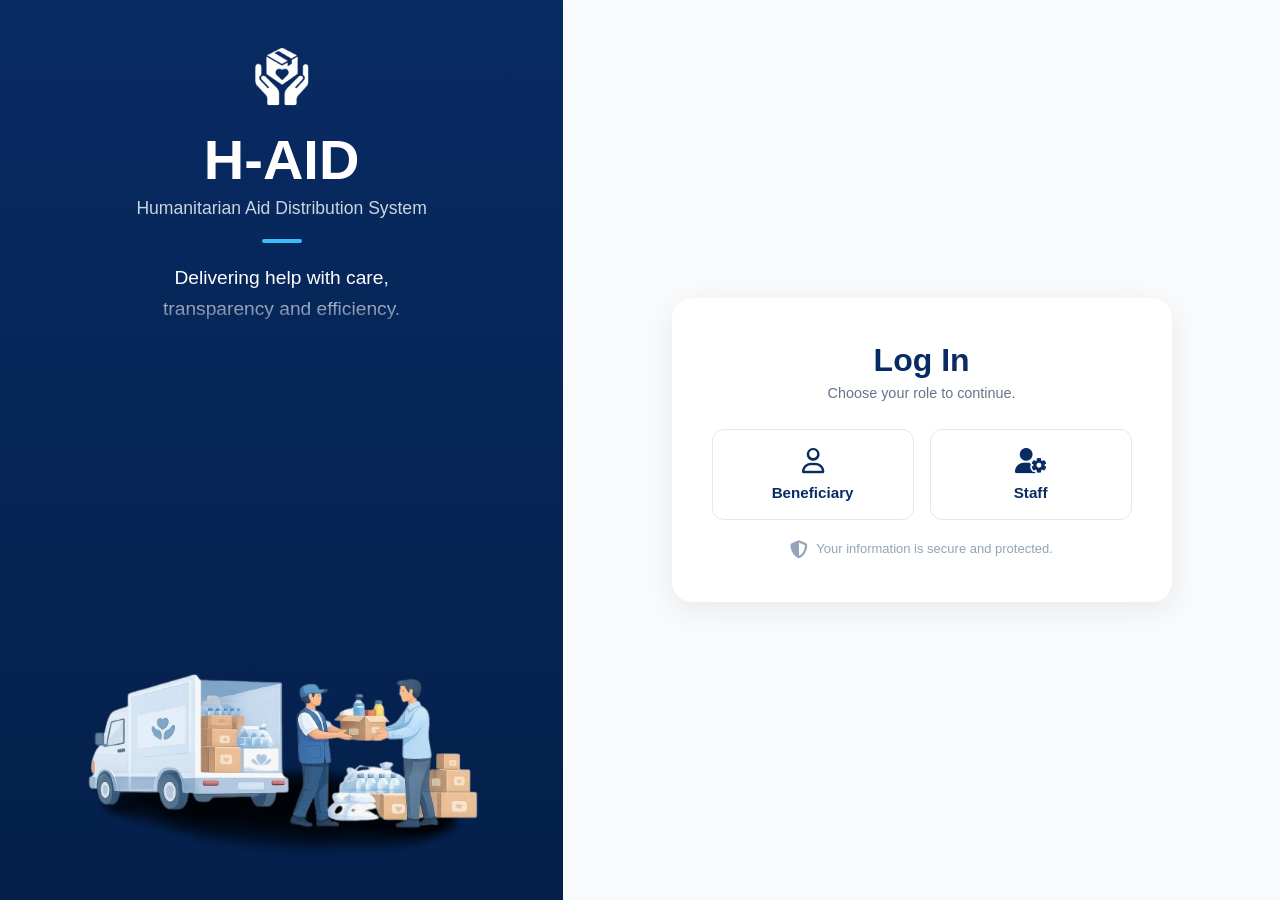
<file: index.html>
<!DOCTYPE html>
<html lang="en">
<head>
    <meta charset="UTF-8">
    <meta name="viewport" content="width=device-width, initial-scale=1.0">
    <meta name="keywords" content="Humanitarian aid, Beneficiary management, Web Applications, Aid Distribution">
    <title>H-AID | Login</title>
    <link rel="stylesheet" href="css/all_min.css">
    <link rel="stylesheet" href="css/login.css">
</head>
<body>
<div class="login-container">
    <!-- Left Side -->
    <div class="left-side">
        <div class="brand-wrapper">
            <div class="logo-container-centered">
                <img src="images/logo.png" alt="H-AID Logo" class="logo">
            </div>
            <h1>H-AID</h1>
            <p class="system-title">Humanitarian Aid Distribution System</p>
            <div class="brand-divider"></div>
            <p class="tagline">Delivering help with care,<br>transparency and efficiency.</p>
        </div>
        <div class="illustration-container">
            <img src="images/login-illustration.png" alt="Aid Illustration" class="illustration">
        </div>
    </div>

    <!-- Right Side -->
    <div class="right-side">
        <div class="login-box">
            <h2>Log In</h2>
            <p class="subtitle">Choose your role to continue.</p>

            <div id="roleChoice" class="role-choice">
                <div class="role-card" id="beneficiaryCard" onclick="selectRole('beneficiary')">
                    <i class="fa-regular fa-user role-icon"></i>
                    <span>Beneficiary</span>
                </div>
                <div class="role-card" id="staffCard" onclick="selectRole('staff')">
                    <i class="fa-solid fa-user-gear role-icon"></i>
                    <span>Staff</span>
                </div>
            </div>

            <div class="or-separator" id="orSeparator" style="display:none;">
                <span>or</span>
            </div>

            <!-- Beneficiary Fields -->
            <div id="beneficiaryFields" class="form-fields">
                <div class="input-with-icon">
                    <i class="fa-regular fa-user field-icon"></i>
                    <input type="text" id="beneficiaryName" placeholder="Full Name">
                </div>
                <div class="input-with-icon">
                    <i class="fa-regular fa-id-card field-icon"></i>
                    <input type="text" id="beneficiaryNationalId" placeholder="National ID (9 digits)" maxlength="9">
                </div>
                <div class="login-hint">
                    <i class="fa-solid fa-circle-info"></i>
                    Your password is your Beneficiary ID (e.g. B-001)
                </div>
            </div>

            <!-- Staff Fields -->
            <div id="staffFields" class="form-fields">
                <div class="input-with-icon">
                    <i class="fa-regular fa-user field-icon"></i>
                    <input type="text" id="staffName" placeholder="Staff Name">
                </div>
                <div class="input-with-icon">
                    <i class="fa-solid fa-lock field-icon"></i>
                    <input type="password" id="staffPassword" placeholder="Password">
                </div>
                <div class="login-hint">
                    <i class="fa-solid fa-circle-info"></i>
                    Demo: Name = <strong>staff</strong> | Password = <strong>staff123</strong>
                </div>
            </div>

            <button id="loginBtn" onclick="login()" style="display:none;">Log In</button>

            <div class="secure-footer">
                <i class="fa-solid fa-shield-halved secure-icon"></i>
                <span>Your information is secure and protected.</span>
            </div>
        </div>
    </div>
</div>

<script src="js/login.js"></script>
</body>
</html>
</file>
<file: css/login.css>
* { margin:0; padding:0; box-sizing:border-box; font-family: Arial, sans-serif; }
body { background:#f4f7fb; min-height:100vh; overflow:hidden; }

.login-container { display:flex; width:100%; height:100vh; }

/* Left */
.left-side {
    width:44%;
    background: linear-gradient(180deg,#082b63 0%,#041f4a 100%);
    color:white;
    padding:40px 50px 0;
    display:flex;
    flex-direction:column;
    justify-content:flex-start;
    overflow:hidden;
}
.brand-wrapper { text-align:center; display:flex; flex-direction:column; align-items:center; margin-bottom:24px; }
.logo-container-centered { display:flex; justify-content:center; margin-bottom:14px; }
.logo { width:110px; height:auto; object-fit:contain; }
.left-side h1 { font-size:3.5rem; font-weight:800; margin-bottom:6px; }
.system-title { font-size:1.1rem; color:#cbd5e1; }
.brand-divider { width:40px; height:4px; background:#38bdf8; margin:20px auto; border-radius:2px; }
.tagline {
    font-size:1.2rem; line-height:1.6;
    background: linear-gradient(180deg,#ffffff 30%,rgba(255,255,255,0.3) 100%);
    background-clip:text; -webkit-background-clip:text; -webkit-text-fill-color:transparent;
}
.illustration-container { width:100%; display:flex; justify-content:center; align-items:flex-end; margin-top:auto; }
.illustration { width:100%; max-width:480px; height:auto; object-fit:contain; }

/* Right */
.right-side {
    width:56%; display:flex; justify-content:center; align-items:center;
    padding:40px; background:#f8fafc;
}
.login-box {
    width:100%; max-width:500px; background:white;
    padding:44px 40px; border-radius:20px;
    box-shadow:0 8px 30px rgba(0,0,0,0.07); text-align:center;
}
.login-box h2 { color:#082b63; font-size:2rem; font-weight:700; margin-bottom:6px; }
.subtitle { color:#64748b; font-size:0.9rem; margin-bottom:28px; }

.role-choice { display:flex; gap:16px; margin-bottom:20px; }
.role-card {
    flex:1; border:1.5px solid #e2e8f0; border-radius:12px;
    padding:18px 12px; cursor:pointer; display:flex; flex-direction:column;
    align-items:center; gap:10px; transition:all 0.25s;
}
.role-card:hover { border-color:#082b63; background:#f8fafc; }
.role-card.active { background:#082b63; border-color:#082b63; }
.role-icon { font-size:1.6rem; color:#082b63; }
.role-card span { font-size:0.95rem; font-weight:600; color:#082b63; }
.role-card.active .role-icon,
.role-card.active span { color:white; }

.or-separator { position:relative; margin:18px 0; text-align:center; }
.or-separator::before { content:""; position:absolute; left:0; top:50%; width:100%; height:1px; background:#e2e8f0; }
.or-separator span { position:relative; z-index:2; background:white; padding:0 18px; color:#94a3b8; font-size:13px; }

.form-fields { display:none; flex-direction:column; gap:14px; margin-bottom:18px; }
.input-with-icon {
    width:100%; height:52px; border:1.5px solid #e2e8f0; border-radius:12px;
    display:flex; align-items:center; padding:0 16px; gap:14px; background:#fff; transition:border-color 0.2s;
}
.input-with-icon:focus-within { border-color:#082b63; }
.field-icon { font-size:18px; color:#94a3b8; }
.input-with-icon input { width:100%; height:100%; border:none; outline:none; font-size:15px; color:#082b63; background:transparent; }
.input-with-icon input::placeholder { color:#94a3b8; }

.login-hint {
    background:#f0f7ff; border:1px solid #bfdbfe; border-radius:8px;
    padding:10px 14px; font-size:13px; color:#1e40af; text-align:left;
    display:flex; align-items:center; gap:8px;
}

#loginBtn {
    display:none; width:100%; height:52px; border:none; border-radius:12px;
    background:#082b63; color:white; font-size:17px; font-weight:700;
    cursor:pointer; margin-top:8px; transition:background 0.2s;
}
#loginBtn:hover { background:#0e3a82; }

.secure-footer { margin-top:20px; display:flex; align-items:center; justify-content:center; gap:8px; color:#94a3b8; font-size:13px; }
.secure-icon { font-size:18px; }
</file>
<file: css/common.css>
* {
    padding: 0;
    margin: 0;
    box-sizing: border-box;
}
 
body {
    background: #f4f6f9;
    min-height: 100vh;
    font-family: Arial, Helvetica, sans-serif;
}
 
/* ============================================================
   LAYOUT
   ============================================================ */
.page-wrapper {
    display: flex;
    min-height: 100vh;
}
 
.main-content {
    flex: 1;
    padding: 30px;
    margin-left: 260px;
}
 
/* ============================================================
   SIDEBAR
   ============================================================ */
.sidebar {
    width: 260px;
    height: 100vh;
    position: fixed;
    top: 0;
    left: 0;
    padding-top: 10px;
    background-color: #082b63;
    display: flex;
    flex-direction: column;
    flex-shrink: 0;
    overflow-y: auto;
    z-index: 100;
}
 
.sidebar .logo {
    display: flex;
    align-items: center;
    padding: 18px 16px 10px;
    border-bottom: 1px solid rgba(255,255,255,0.1);
}
 
.sidebar .logo img {
    height: 72px;
    width: 72px;
    object-fit: contain;
    flex-shrink: 0;
}
 
.sidebar .logo-text {
    color: white;
    margin-left: 8px;
}
 
.sidebar .logo-text h1 {
    font-size: 22px;
    font-weight: 1000;
    letter-spacing: 1px;
}
 
.sidebar .logo-text p {
    font-size: 13px;
    color: #cbd5e1;
    line-height: 1.4;
    margin-top: 2px;
}
 
.sidebar .navbar {
    flex: 1;
    padding: 16px 12px 0;
}
 
.sidebar .menu {
    display: flex;
    flex-direction: column;
    gap: 20px;
    list-style: none;
    padding: 0;
}
 
.sidebar .nav-link {
    color: #ffffff;
    display: flex;
    text-decoration: none;
    align-items: center;
    gap: 14px;
    padding: 14px 16px;
    border-radius: 10px;
    font-size: 15px;
    font-weight: 600;
    transition: all 0.2s;
    width: 100%;
    letter-spacing: 0.2px;
}
 
.sidebar .nav-link i {
    width: 20px;
    text-align: center;
    font-size: 16px;
}
 
.sidebar .nav-link:hover {
    background-color: rgba(255,255,255,0.12);
    color: white;
}
 
.sidebar .nav-link.active {
    background-color: rgba(255,255,255,0.18);
    color: white;
    font-weight: 600;
}
 
.sidebar .logout {
    color: #ffffff;
    display: flex;
    align-items: center;
    gap: 14px;
    padding: 14px 16px;
    margin: 0 12px 16px;
    border-radius: 10px;
    cursor: pointer;
    font-size: 15px;
    font-weight: 600;
    transition: all 0.2s;
    border-top: 1px solid rgba(255,255,255,0.15);
    padding-top: 14px;
    margin-top: 8px;
}
 
.sidebar .logout:hover {
    background-color: rgba(255,255,255,0.12);
    color: white;
}
 
/* ============================================================
   PAGE HEADER
   ============================================================ */
.page-header {
    margin-bottom: 28px;
}
 
.page-header h1 {
    color: #082b63;
    font-size: 30px;
    font-weight: 700;
    margin-bottom: 6px;
}
 
.page-header p {
    color: #64748b;
    font-size: 15px;
}
 
/* ============================================================
   STATS CARDS GRID
   ============================================================ */
.stats-grid {
    display: grid;
    grid-template-columns: repeat(4, 1fr);
    gap: 20px;
    margin-bottom: 28px;
}
 
.stat-card {
    background: white;
    border-radius: 14px;
    box-shadow: 0 2px 10px rgba(0,0,0,0.06);
    border: 1px solid #e5e7eb;
    overflow: hidden;
    transition: transform 0.2s;
}
 
.stat-card:hover {
    transform: translateY(-2px);
}
 
.stat-card-body {
    display: flex;
    align-items: center;
    gap: 16px;
    padding: 22px 20px;
}
 
.stat-icon {
    width: 60px;
    height: 60px;
    border-radius: 50%;
    display: flex;
    align-items: center;
    justify-content: center;
    font-size: 22px;
    flex-shrink: 0;
}
 
.stat-icon.blue   { background: #eff6ff; color: #2563eb; }
.stat-icon.green  { background: #f0fdf4; color: #16a34a; }
.stat-icon.orange { background: #fff7ed; color: #f59e0b; }
.stat-icon.purple { background: #f5f3ff; color: #8b5cf6; }
.stat-icon.cyan   { background: #ecfeff; color: #06b6d4; }
.stat-icon.red    { background: #fef2f2; color: #ef4444; }
 
.stat-info h4 {
    font-size: 13px;
    color: #6b7280;
    margin-bottom: 4px;
    font-weight: 500;
}
 
.stat-info h2 {
    font-size: 30px;
    color: #0f172a;
    font-weight: 700;
    line-height: 1;
    margin-bottom: 3px;
}
 
.stat-info p {
    font-size: 12px;
    color: #9ca3af;
}
 
.stat-card-footer {
    border-top: 1px solid #f1f5f9;
    padding: 10px 20px;
    display: flex;
    justify-content: space-between;
    align-items: center;
}
 
.stat-card-footer a {
    text-decoration: none;
    font-size: 13px;
    font-weight: 500;
}
 
.stat-card-footer a.blue, .stat-card-footer i.blue { color: #2563eb; }
.stat-card-footer a.green, .stat-card-footer i.green { color: #16a34a; }
.stat-card-footer a.orange, .stat-card-footer i.orange { color: #f59e0b; }
.stat-card-footer a.purple, .stat-card-footer i.purple { color: #8b5cf6; }
.stat-card-footer a.cyan, .stat-card-footer i.cyan { color: #06b6d4; }
 
/* ============================================================
   CONTENT CARD / PANEL
   ============================================================ */
.content-card {
    background: white;
    border-radius: 14px;
    box-shadow: 0 2px 10px rgba(0,0,0,0.05);
    border: 1px solid #e5e7eb;
    padding: 24px;
    margin-bottom: 24px;
}
 
.content-card-header {
    display: flex;
    justify-content: space-between;
    align-items: center;
    margin-bottom: 20px;
    flex-wrap: wrap;
    gap: 12px;
}
 
.content-card-header h2 {
    font-size: 18px;
    color: #082b63;
    font-weight: 600;
}
 
/* ============================================================
   TABLE
   ============================================================ */
.data-table {
    width: 100%;
    border-collapse: collapse;
}
 
.data-table thead th {
    background: #f8fafc;
    padding: 13px 14px;
    text-align: left;
    font-size: 13px;
    font-weight: 600;
    color: #374151;
    border-bottom: 1px solid #e5e7eb;
}
 
.data-table tbody td {
    padding: 13px 14px;
    font-size: 14px;
    color: #374151;
    border-bottom: 1px solid #f1f5f9;
}
 
.data-table tbody tr:hover {
    background: #fafafa;
}
 
.data-table tbody tr:last-child td {
    border-bottom: none;
}
 
/* ============================================================
   BUTTONS
   ============================================================ */
.btn-primary {
    background: #2563eb;
    color: white;
    border: none;
    padding: 10px 18px;
    border-radius: 8px;
    font-size: 14px;
    font-weight: 500;
    cursor: pointer;
    display: inline-flex;
    align-items: center;
    gap: 7px;
    transition: background 0.2s;
}
 
.btn-primary:hover { background: #1d4ed8; }
 
.btn-secondary {
    background: #f3f4f6;
    color: #374151;
    border: 1px solid #e5e7eb;
    padding: 10px 18px;
    border-radius: 8px;
    font-size: 14px;
    cursor: pointer;
    transition: background 0.2s;
}
 
.btn-secondary:hover { background: #e5e7eb; }
 
.btn-danger {
    background: #fef2f2;
    color: #dc2626;
    border: none;
    padding: 7px 10px;
    border-radius: 7px;
    font-size: 13px;
    cursor: pointer;
    transition: background 0.2s;
}
 
.btn-danger:hover { background: #fee2e2; }
 
.btn-edit {
    background: #eff6ff;
    color: #2563eb;
    border: none;
    padding: 7px 10px;
    border-radius: 7px;
    font-size: 13px;
    cursor: pointer;
    transition: background 0.2s;
    margin-right: 6px;
}
 
.btn-edit:hover { background: #dbeafe; }
 
/* ============================================================
   SEARCH INPUT
   ============================================================ */
.search-input {
    padding: 9px 14px;
    border: 1px solid #e2e8f0;
    border-radius: 8px;
    font-size: 14px;
    outline: none;
    width: 260px;
    transition: border-color 0.2s;
}
 
.search-input:focus { border-color: #2563eb; }
 
/* ============================================================
   BADGES / STATUS
   ============================================================ */
.badge {
    padding: 4px 12px;
    border-radius: 20px;
    font-size: 12px;
    font-weight: 600;
    display: inline-block;
}
 
.badge-active    { background: #dcfce7; color: #16a34a; }
.badge-pending   { background: #fef3c7; color: #d97706; }
.badge-inactive  { background: #fee2e2; color: #dc2626; }
.badge-completed { background: #dcfce7; color: #16a34a; }
.badge-high      { background: #fee2e2; color: #dc2626; }
.badge-medium    { background: #fef3c7; color: #d97706; }
.badge-low       { background: #dcfce7; color: #16a34a; }
.badge-available { background: #dcfce7; color: #16a34a; }
.badge-low-stock { background: #fff7ed; color: #f59e0b; }
 
/* ============================================================
   MODAL
   ============================================================ */
.modal-overlay {
    display: none;
    position: fixed;
    inset: 0;
    background: rgba(0,0,0,0.45);
    z-index: 999;
    justify-content: center;
    align-items: center;
}
 
.modal-overlay.open {
    display: flex;
}
 
.modal-box {
    background: white;
    border-radius: 14px;
    padding: 28px;
    width: 420px;
    max-width: 95vw;
    box-shadow: 0 20px 60px rgba(0,0,0,0.15);
}
 
.modal-box h3 {
    font-size: 18px;
    color: #082b63;
    margin-bottom: 20px;
    font-weight: 700;
}
 
.form-group {
    margin-bottom: 16px;
}
 
.form-group label {
    display: block;
    font-size: 13px;
    font-weight: 600;
    color: #374151;
    margin-bottom: 6px;
}
 
.form-group input,
.form-group select,
.form-group textarea {
    width: 100%;
    padding: 10px 12px;
    border: 1px solid #d1d5db;
    border-radius: 8px;
    font-size: 14px;
    outline: none;
    transition: border-color 0.2s;
    background: white;
    color: #374151;
}
 
.form-group input:focus,
.form-group select:focus,
.form-group textarea:focus {
    border-color: #2563eb;
    box-shadow: 0 0 0 3px rgba(37,99,235,0.08);
}
 
.modal-footer {
    display: flex;
    justify-content: flex-end;
    gap: 10px;
    margin-top: 22px;
}
 
/* ============================================================
   RESPONSIVE
   ============================================================ */
@media (max-width: 1100px) {
    .stats-grid { grid-template-columns: repeat(2, 1fr); }
}
 
@media (max-width: 768px) {
    .sidebar { display: none; }
    .stats-grid { grid-template-columns: 1fr; }
    .main-content { padding: 16px; }
}
</file>
<file: css/dashboard.css>
/* Dashboard-specific styles */
.dashboard-sections {
    display: grid;
    grid-template-columns: 1fr 1fr;
    gap: 24px;
}

/* Alerts */
.alert-item {
    display: flex;
    justify-content: space-between;
    align-items: center;
    padding: 14px 18px;
    border-radius: 10px;
    margin-bottom: 12px;
}
.alert-item:last-child { margin-bottom: 0; }

.alert-left {
    display: flex;
    align-items: center;
    gap: 14px;
}
.alert-left i { font-size: 22px; }
.alert-left h4 { font-size: 15px; margin-bottom: 3px; }
.alert-left p { font-size: 13px; color: #6b7280; }

.alert-count {
    width: 38px; height: 38px; border-radius: 50%;
    display: flex; align-items: center; justify-content: center;
    color: white; font-weight: 700; font-size: 15px; flex-shrink: 0;
}

.low-stock { background: #fef2f2; border-left: 4px solid #ef4444; }
.low-stock .alert-left i { color: #ef4444; }
.low-stock h4 { color: #dc2626; }
.red-count { background: #ef4444; }

.pending-alert { background: #fff7ed; border-left: 4px solid #f59e0b; }
.pending-alert .alert-left i { color: #f59e0b; }
.pending-alert h4 { color: #d97706; }
.orange-count { background: #f59e0b; }

.upcoming-alert { background: #eff6ff; border-left: 4px solid #2563eb; }
.upcoming-alert .alert-left i { color: #2563eb; }
.upcoming-alert h4 { color: #1d4ed8; }
.blue-count { background: #2563eb; }

/* Recent Activities */
.activity-item {
    display: flex;
    justify-content: space-between;
    align-items: center;
    padding: 12px 16px;
    border-radius: 10px;
    margin-bottom: 10px;
}
.activity-item:last-child { margin-bottom: 0; }

.activity-left { display: flex; align-items: center; gap: 14px; }
.activity-icon {
    width: 44px; height: 44px; border-radius: 50%;
    display: flex; align-items: center; justify-content: center; font-size: 18px;
}
.activity-left h4 { font-size: 14px; color: #0f172a; margin-bottom: 2px; }
.activity-left p { font-size: 12px; color: #6b7280; }
.activity-time { font-size: 12px; color: #9ca3af; white-space: nowrap; }

.resource-act { background: #eff6ff; border-left: 4px solid #2563eb; }
.blue-act { background: #dbeafe; color: #2563eb; }
.beneficiary-act { background: #ecfeff; border-left: 4px solid #06b6d4; }
.cyan-act { background: #cffafe; color: #0891b2; }
.distribution-act { background: #f0fdf4; border-left: 4px solid #22c55e; }
.green-act { background: #dcfce7; color: #16a34a; }

.view-all-link { text-decoration: none; color: #2563eb; font-size: 13px; font-weight: 500; }
.view-all-link:hover { text-decoration: underline; }

@media (max-width: 900px) {
    .dashboard-sections { grid-template-columns: 1fr; }
}
</file>
<file: css/distribution.css>
/* Distribution page - specific styles */

.dist-form-row {
    display: flex;
    gap: 14px;
    align-items: flex-end;
    flex-wrap: wrap;
}

.dist-input-box {
    flex: 1;
    min-width: 150px;
}

.dist-input-box label {
    display: block;
    font-size: 13px;
    font-weight: 600;
    color: #374151;
    margin-bottom: 6px;
}

.dist-input-box input,
.dist-input-box select {
    width: 100%;
    height: 44px;
    border: 1px solid #d1d5db;
    border-radius: 8px;
    padding: 0 12px;
    font-size: 14px;
    outline: none;
    transition: border-color 0.2s;
    background: white;
    color: #374151;
}

.dist-input-box input:focus,
.dist-input-box select:focus {
    border-color: #2563eb;
}

.dist-btn {
    height: 44px;
    white-space: nowrap;
    flex-shrink: 0;
}
</file>
<file: css/report.css>
/* Reports page - specific styles */

.report-filter-row {
    display: flex;
    gap: 14px;
    align-items: flex-end;
    flex-wrap: wrap;
}

.filter-item {
    flex: 1;
    min-width: 160px;
}

.filter-item label {
    display: block;
    font-size: 13px;
    font-weight: 600;
    color: #374151;
    margin-bottom: 6px;
}

.filter-item select,
.filter-item input {
    width: 100%;
    height: 42px;
    border: 1px solid #d1d5db;
    border-radius: 8px;
    padding: 0 12px;
    font-size: 14px;
    outline: none;
    transition: border-color 0.2s;
    background: white;
    color: #374151;
}

.filter-item select:focus,
.filter-item input:focus {
    border-color: #2563eb;
}

.report-filter-row .btn-primary {
    height: 42px;
    white-space: nowrap;
    flex-shrink: 0;
}

/* Action buttons in table */
.btn-edit i, .btn-danger i {
    pointer-events: none;
}
</file>
<file: css/setting.css>
/* ============================================================
   Settings Page
   ============================================================ */

.setting-main {
    padding: 30px !important;
}

.date-box {
    background: white;
    border: 1px solid #e2e8f0;
    border-radius: 10px;
    padding: 9px 14px;
    font-size: 13.5px;
    color: #475569;
    display: flex;
    align-items: center;
    gap: 8px;
    white-space: nowrap;
    box-shadow: 0 1px 3px rgba(0,0,0,0.05);
}

/* Base card */
.setting-card {
    background: white;
    border: 1px solid #e5e7eb;
    border-radius: 14px;
    box-shadow: 0 2px 8px rgba(8,43,99,0.06);
    display: flex;
    align-items: flex-start;
    gap: 20px;
    padding: 22px 24px;
    margin-bottom: 18px;
    position: relative;
    overflow: hidden;
    transition: box-shadow 0.2s;
}

.setting-card:hover {
    box-shadow: 0 4px 18px rgba(8,43,99,0.10);
}

.setting-card h2 {
    font-size: 16px;
    font-weight: 700;
    color: #0f172a;
    margin-bottom: 8px;
}

.setting-card p {
    font-size: 14px;
    color: #475569;
    line-height: 1.6;
}

/* Circle icons */
.setting-circle {
    width: 52px;
    height: 52px;
    border-radius: 12px;
    display: flex;
    align-items: center;
    justify-content: center;
    flex-shrink: 0;
}

.setting-circle i { font-size: 24px; }

.blue-c   { background: #eff6ff; color: #2563eb; }
.teal-c   { background: #f0fdfa; color: #0d9488; }
.purple-c { background: #f5f3ff; color: #7c3aed; }
.yellow-c { background: #fefce8; color: #ca8a04; }
.green-c  { background: #f0fdf4; color: #16a34a; }
.red-c    { background: #fff1f2; color: #e11d48; }

/* Hero card */
.hero-card {
    align-items: center;
    background: linear-gradient(135deg, #f0f7ff 0%, #ffffff 60%);
    border-left: 4px solid #2563eb;
}

/* Two columns */
.setting-two-col {
    display: grid;
    grid-template-columns: 1fr 1fr;
    gap: 18px;
    margin-bottom: 18px;
}

.setting-two-col .setting-card {
    margin-bottom: 0;
}

/* Lists */
.check-list, .dot-list {
    list-style: none;
    margin-top: 4px;
    padding: 0;
}

.check-list li, .dot-list li {
    font-size: 13.5px;
    margin-bottom: 9px;
    color: #334155;
    display: flex;
    align-items: center;
}

.check-list li:last-child,
.dot-list li:last-child { margin-bottom: 0; }

.check-list i {
    color: #0d9488;
    margin-right: 9px;
    font-size: 14px;
    flex-shrink: 0;
}

.dot-list li::before {
    content: "";
    width: 7px;
    height: 7px;
    background: #7c3aed;
    display: inline-block;
    border-radius: 50%;
    margin-right: 11px;
    flex-shrink: 0;
}

/* Tech badges */
.tech-card { align-items: center; }

.badges {
    display: flex;
    gap: 8px;
    flex-wrap: wrap;
    margin-top: 8px;
}

.badges span {
    padding: 5px 14px;
    border-radius: 20px;
    font-size: 13px;
    font-weight: 600;
    border: 1px solid transparent;
}

.badge-html { background: #fff1f0; color: #dc2626; border-color: #fecaca; }
.badge-css  { background: #eff6ff; color: #2563eb; border-color: #bfdbfe; }
.badge-js   { background: #fefce8; color: #d97706; border-color: #fde68a; }
.badge-ls   { background: #f0fdf4; color: #16a34a; border-color: #bbf7d0; }

/* Features grid */
.features-grid {
    display: grid;
    grid-template-columns: 1fr 1fr;
    gap: 9px 24px;
    margin-top: 6px;
}

.features-grid p {
    font-size: 13.5px;
    color: #334155;
    display: flex;
    align-items: center;
    margin: 0;
}

.features-grid i {
    color: #16a34a;
    margin-right: 7px;
    font-size: 14px;
    flex-shrink: 0;
}

/* Background icons */
.bg-icon {
    position: absolute;
    right: 20px;
    bottom: 14px;
    font-size: 70px;
    color: rgba(22,163,74,0.09);
    pointer-events: none;
}

.goal-card { align-items: center; }

.bg-heart {
    position: absolute;
    right: 20px;
    bottom: 10px;
    font-size: 90px;
    color: rgba(225,29,72,0.07);
    pointer-events: none;
}

/* Footer */
.setting-footer {
    text-align: center;
    color: #94a3b8;
    font-size: 13px;
    padding: 14px 0 6px;
    border-top: 1px solid #f1f5f9;
    margin-top: 4px;
}

@media (max-width: 768px) {
    .setting-two-col { grid-template-columns: 1fr; }
    .features-grid   { grid-template-columns: 1fr; }
    .setting-main    { padding: 20px 16px !important; }
}
</file>
<file: css/user.css>
* {
    margin: 0;
    padding: 0;
    box-sizing: border-box;
}

body {
    background: #f4f6f9;
    font-family: Arial, sans-serif;
}

.container {
    width: 90%;
    max-width: 1200px;
    margin: auto;
    padding: 30px 0;
}

.header {
    background: #0b2c5f;
    color: white;
    padding: 30px;
    border-radius: 18px;
    display: flex;
    justify-content: space-between;
    align-items: center;
}

.header p {
    margin-top: 10px;
    color: #d9e5ff;
}

.header-logo {
    width: 100px;
    height: 100px;
    color: #0b2c5f;
    border-radius: 18px;
    display: flex;
    justify-content: center;
    align-items: center;
    
}
.header-logo img{
    width: 100%;
    height: 100%;
    object-fit: contain;
}
.cards {
    display: grid;
    grid-template-columns: repeat(3, 1fr);
    gap: 20px;
    margin-top: 25px;
}

.card {
    background: white;
    padding: 25px;
    border-radius: 18px;
    box-shadow: 0 4px 12px rgba(0, 0, 0, 0.05);
}

.card i {
    color: #0b2c5f;
    font-size: 24px;
    margin-bottom: 15px;
}

.card h4 {
    color: #666;
    margin-bottom: 10px;
}

.card p {
    color: #0b2c5f;
    font-size: 24px;
    font-weight: bold;
}

.info-section {
    display: grid;
    grid-template-columns: 2fr 1fr;
    gap: 20px;
    margin-top: 25px;
}

.box {
    background: white;
    padding: 25px;
    border-radius: 18px;
    box-shadow: 0 4px 12px rgba(0, 0, 0, 0.05);
}

.box h3 {
    color: #0b2c5f;
    margin-bottom: 20px;
}

.box p {
    margin-bottom: 15px;
    color: #555;
}

.note button {
    width: 100%;
    margin-top: 15px;
    padding: 14px;
    border: none;
    border-radius: 10px;
    background: #0b2c5f;
    color: white;
    cursor: pointer;
    font-size: 16px;
}

.logout-btn {
    background: #e4ebf7 !important;
    color: #0b2c5f !important;
}

@media (max-width: 768px) {

    .cards,
    .info-section {
        grid-template-columns: 1fr;
    }

    .header {
        flex-direction: column;
        gap: 20px;
        align-items: flex-start;
    }
}
</file>
